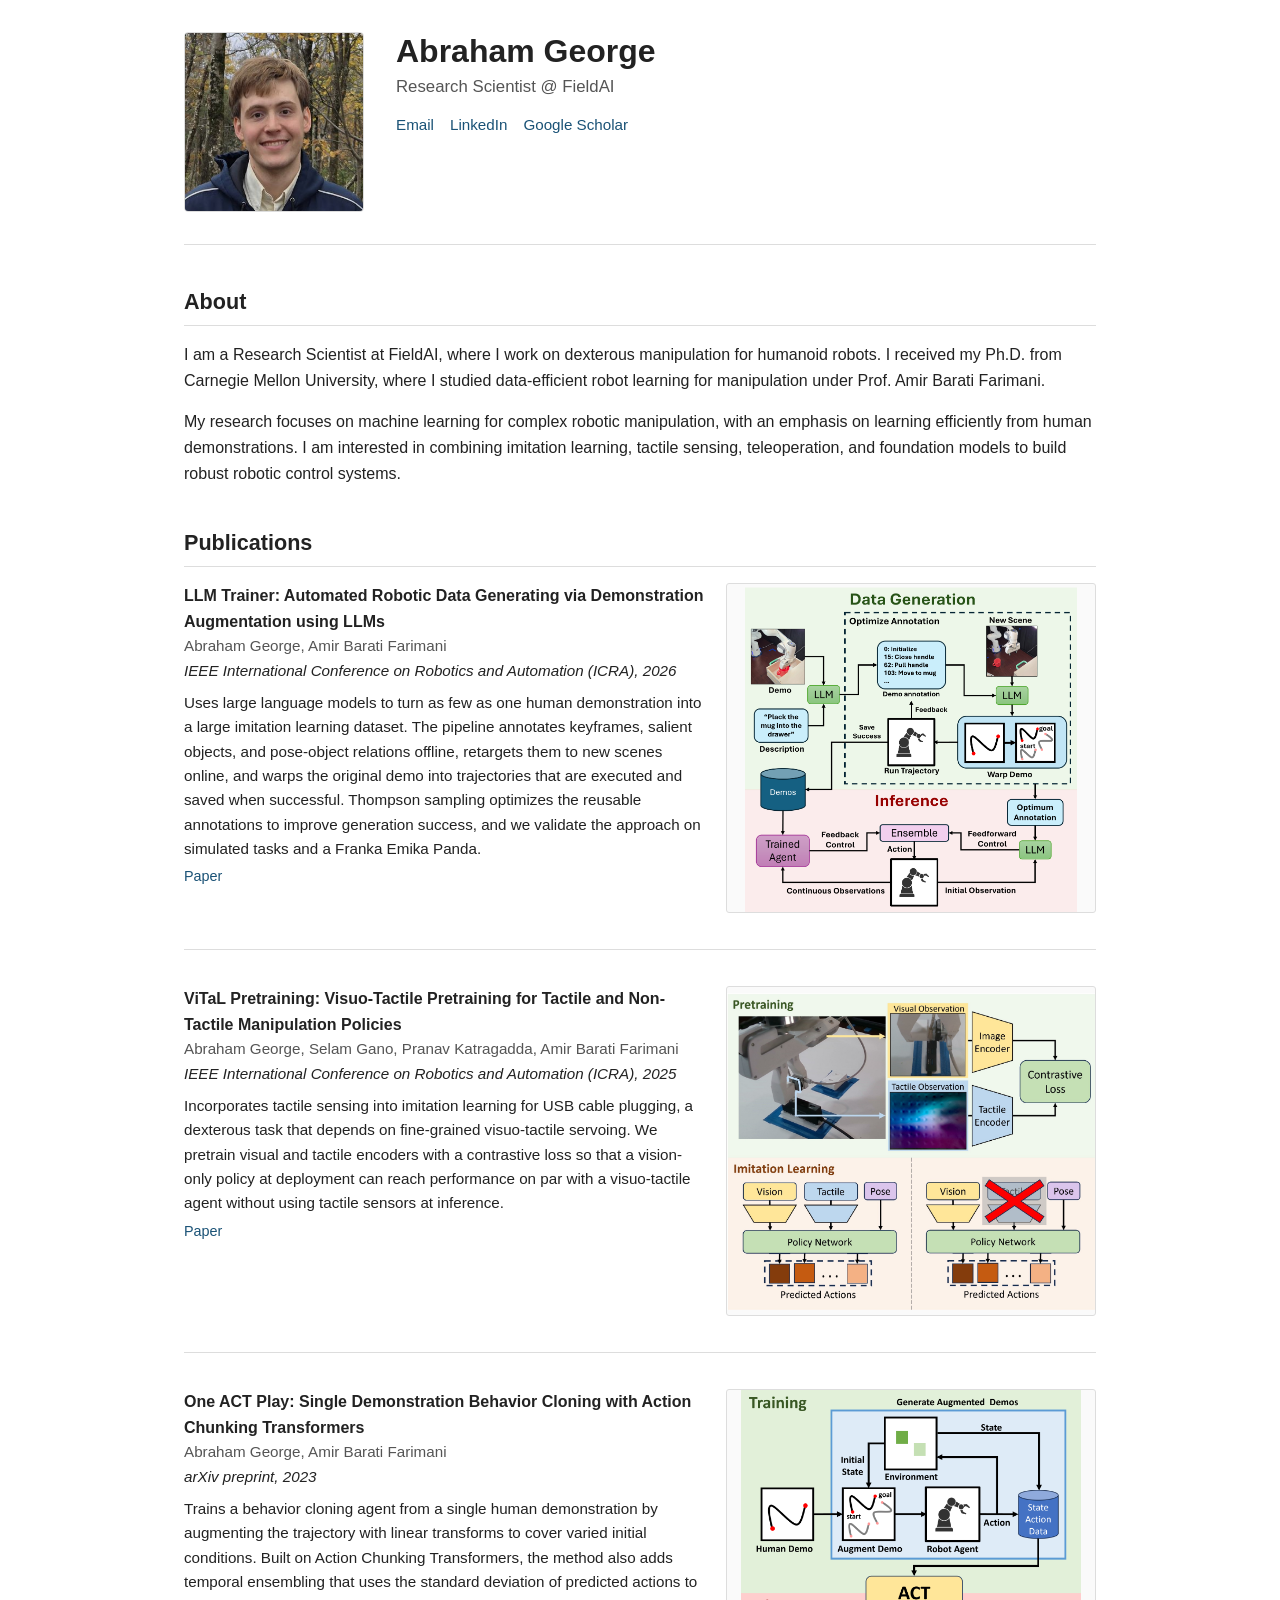
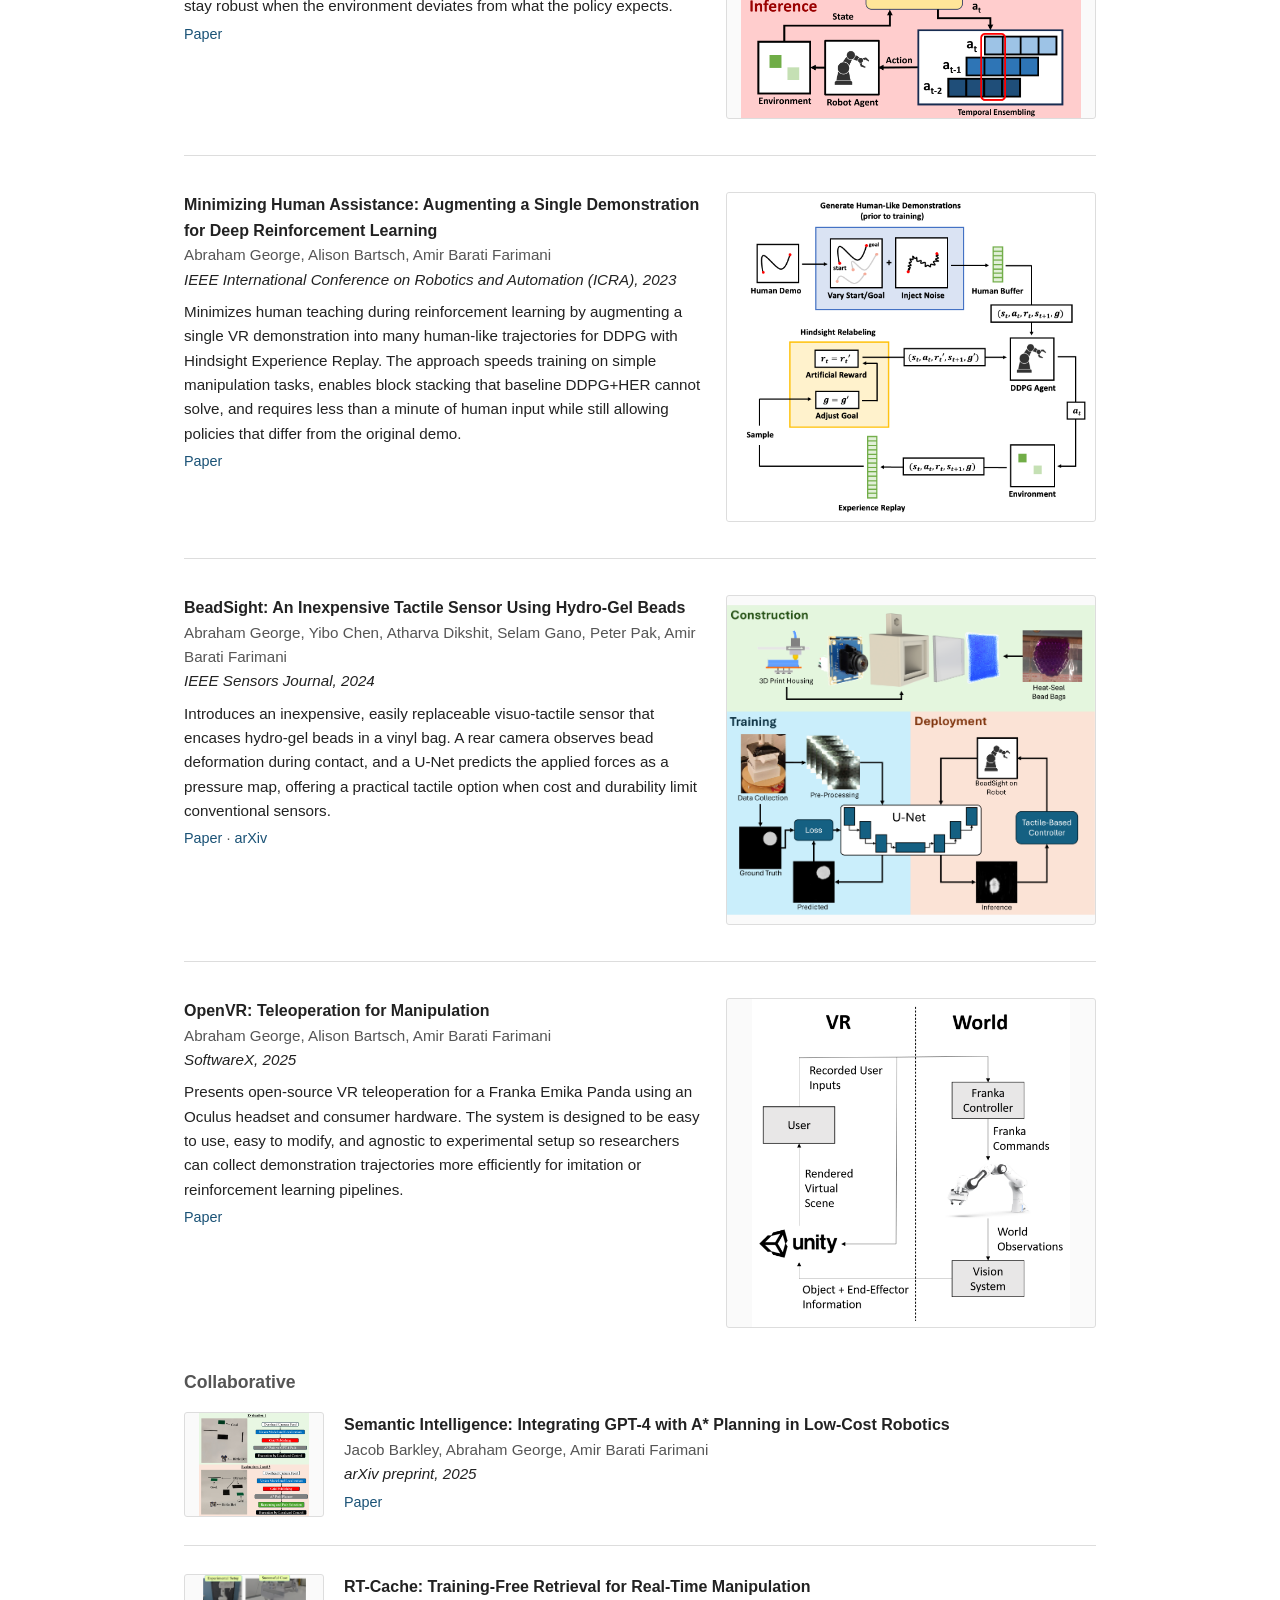
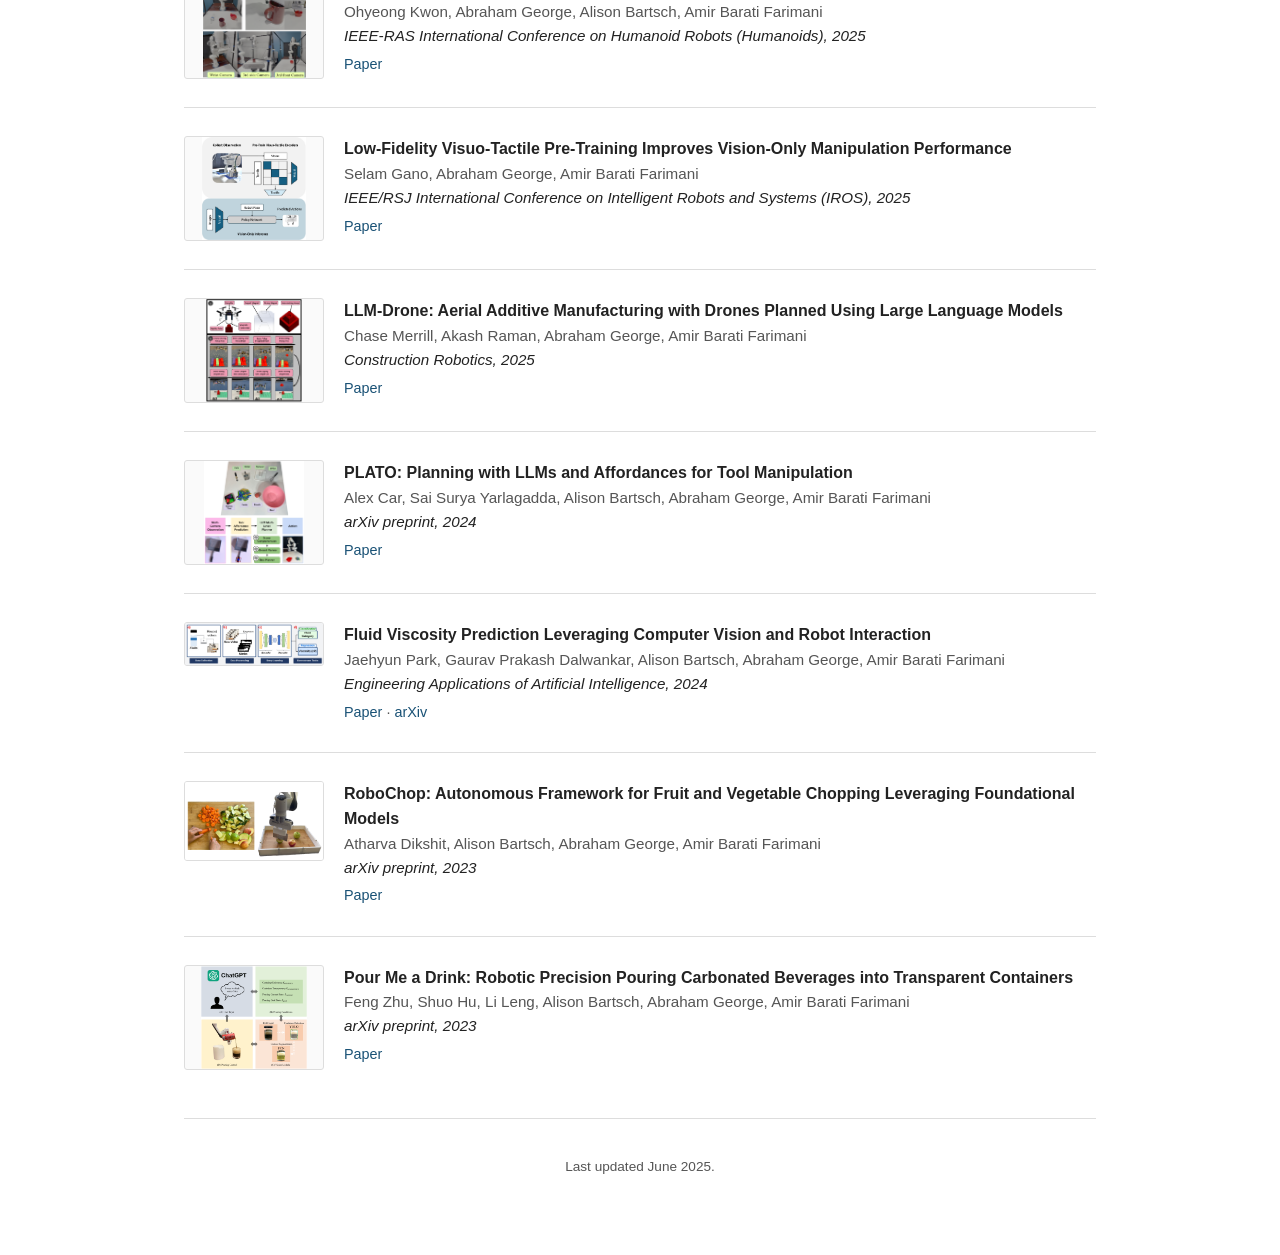
<file: index.html>
<!DOCTYPE html>
<html lang="en">
<head>
  <meta charset="UTF-8">
  <meta name="viewport" content="width=device-width, initial-scale=1.0">
  <meta name="description" content="Abraham George, Research Scientist working on dexterous manipulation for humanoids.">
  <title>Abraham George</title>
  <link rel="stylesheet" href="css/style.css">
</head>
<body>
  <div class="container">
    <header class="profile">
      <img class="profile-photo" src="assets/profile.jpg" alt="Abraham George" width="327" height="360" decoding="async">
      <div class="profile-info">
        <h1>Abraham George</h1>
        <p class="title">Research Scientist @ FieldAI</p>
        <ul class="contact-links">
          <li><a href="mailto:abraham190137@gmail.com">Email</a></li>
          <li><a href="https://www.linkedin.com/in/abraham-george-897818184/">LinkedIn</a></li>
          <li><a href="https://scholar.google.com/citations?user=Bxt7N18AAAAJ&amp;hl=en">Google Scholar</a></li>
        </ul>
      </div>
    </header>

    <section id="about">
      <h2>About</h2>
      <p>
        I am a Research Scientist at FieldAI, where I work on dexterous manipulation for humanoid robots.
        I received my Ph.D. from Carnegie Mellon University, where I studied data-efficient robot learning for manipulation under
        Prof. Amir Barati Farimani.
      </p>
      <p>
        My research focuses on machine learning for complex robotic manipulation, with an emphasis on
        learning efficiently from human demonstrations. I am interested in combining imitation learning,
        tactile sensing, teleoperation, and foundation models to build robust robotic control systems.
      </p>
    </section>

    <section id="publications">
      <h2>Publications</h2>

      <ul class="pub-list pub-list-first">
          <li class="pub-item pub-item-first">
            <a class="pub-thumb-link" href="https://arxiv.org/abs/2509.20070">
              <img class="pub-thumb pub-thumb-large" src="assets/originals/papers/llm-trainer.png" alt="LLM Trainer overview figure">
            </a>
            <div class="pub-body">
              <div class="pub-title">LLM Trainer: Automated Robotic Data Generating via Demonstration Augmentation using LLMs</div>
              <div class="pub-authors">Abraham George, Amir Barati Farimani</div>
              <div class="pub-venue">IEEE International Conference on Robotics and Automation (ICRA), 2026</div>
              <p class="pub-desc">Uses large language models to turn as few as one human demonstration into a large imitation learning dataset. The pipeline annotates keyframes, salient objects, and pose-object relations offline, retargets them to new scenes online, and warps the original demo into trajectories that are executed and saved when successful. Thompson sampling optimizes the reusable annotations to improve generation success, and we validate the approach on simulated tasks and a Franka Emika Panda.</p>
              <div class="pub-links"><a href="https://arxiv.org/abs/2509.20070">Paper</a></div>
            </div>
          </li>
          <li class="pub-item pub-item-first">
            <a class="pub-thumb-link" href="https://arxiv.org/abs/2403.11898">
              <img class="pub-thumb pub-thumb-large" src="assets/originals/papers/vital.jpg" alt="ViTaL pretraining figure">
            </a>
            <div class="pub-body">
              <div class="pub-title">ViTaL Pretraining: Visuo-Tactile Pretraining for Tactile and Non-Tactile Manipulation Policies</div>
              <div class="pub-authors">Abraham George, Selam Gano, Pranav Katragadda, Amir Barati Farimani</div>
              <div class="pub-venue">IEEE International Conference on Robotics and Automation (ICRA), 2025</div>
              <p class="pub-desc">Incorporates tactile sensing into imitation learning for USB cable plugging, a dexterous task that depends on fine-grained visuo-tactile servoing. We pretrain visual and tactile encoders with a contrastive loss so that a vision-only policy at deployment can reach performance on par with a visuo-tactile agent without using tactile sensors at inference.</p>
              <div class="pub-links"><a href="https://arxiv.org/abs/2403.11898">Paper</a></div>
            </div>
          </li>
          <li class="pub-item pub-item-first">
            <a class="pub-thumb-link" href="https://arxiv.org/abs/2309.10175">
              <img class="pub-thumb pub-thumb-large" src="assets/originals/papers/one-act-play.png" alt="One ACT Play figure">
            </a>
            <div class="pub-body">
              <div class="pub-title">One ACT Play: Single Demonstration Behavior Cloning with Action Chunking Transformers</div>
              <div class="pub-authors">Abraham George, Amir Barati Farimani</div>
              <div class="pub-venue">arXiv preprint, 2023</div>
              <p class="pub-desc">Trains a behavior cloning agent from a single human demonstration by augmenting the trajectory with linear transforms to cover varied initial conditions. Built on Action Chunking Transformers, the method also adds temporal ensembling that uses the standard deviation of predicted actions to stay robust when the environment deviates from what the policy expects.</p>
              <div class="pub-links"><a href="https://arxiv.org/abs/2309.10175">Paper</a></div>
            </div>
          </li>
          <li class="pub-item pub-item-first">
            <a class="pub-thumb-link" href="https://arxiv.org/abs/2209.11275">
              <img class="pub-thumb pub-thumb-large" src="assets/originals/papers/minimizing-assistance.png" alt="Minimizing Human Assistance figure">
            </a>
            <div class="pub-body">
              <div class="pub-title">Minimizing Human Assistance: Augmenting a Single Demonstration for Deep Reinforcement Learning</div>
              <div class="pub-authors">Abraham George, Alison Bartsch, Amir Barati Farimani</div>
              <div class="pub-venue">IEEE International Conference on Robotics and Automation (ICRA), 2023</div>
              <p class="pub-desc">Minimizes human teaching during reinforcement learning by augmenting a single VR demonstration into many human-like trajectories for DDPG with Hindsight Experience Replay. The approach speeds training on simple manipulation tasks, enables block stacking that baseline DDPG+HER cannot solve, and requires less than a minute of human input while still allowing policies that differ from the original demo.</p>
              <div class="pub-links"><a href="https://arxiv.org/abs/2209.11275">Paper</a></div>
            </div>
          </li>
          <li class="pub-item pub-item-first">
            <a class="pub-thumb-link" href="https://doi.org/10.1109/JSEN.2024.3471175">
              <img class="pub-thumb pub-thumb-large" src="assets/originals/papers/beadsight.png" alt="BeadSight sensor figure">
            </a>
            <div class="pub-body">
              <div class="pub-title">BeadSight: An Inexpensive Tactile Sensor Using Hydro-Gel Beads</div>
              <div class="pub-authors">Abraham George, Yibo Chen, Atharva Dikshit, Selam Gano, Peter Pak, Amir Barati Farimani</div>
              <div class="pub-venue">IEEE Sensors Journal, 2024</div>
              <p class="pub-desc">Introduces an inexpensive, easily replaceable visuo-tactile sensor that encases hydro-gel beads in a vinyl bag. A rear camera observes bead deformation during contact, and a U-Net predicts the applied forces as a pressure map, offering a practical tactile option when cost and durability limit conventional sensors.</p>
              <div class="pub-links">
                <a href="https://doi.org/10.1109/JSEN.2024.3471175">Paper</a>
                <a href="https://arxiv.org/abs/2405.13204">arXiv</a>
              </div>
            </div>
          </li>
          <li class="pub-item pub-item-first">
            <a class="pub-thumb-link" href="https://doi.org/10.1016/j.softx.2025.102054">
              <img class="pub-thumb pub-thumb-large" src="assets/originals/papers/openvr.png" alt="OpenVR teleoperation figure">
            </a>
            <div class="pub-body">
              <div class="pub-title">OpenVR: Teleoperation for Manipulation</div>
              <div class="pub-authors">Abraham George, Alison Bartsch, Amir Barati Farimani</div>
              <div class="pub-venue">SoftwareX, 2025</div>
              <p class="pub-desc">Presents open-source VR teleoperation for a Franka Emika Panda using an Oculus headset and consumer hardware. The system is designed to be easy to use, easy to modify, and agnostic to experimental setup so researchers can collect demonstration trajectories more efficiently for imitation or reinforcement learning pipelines.</p>
              <div class="pub-links"><a href="https://doi.org/10.1016/j.softx.2025.102054">Paper</a></div>
            </div>
          </li>
      </ul>

      <h3 class="pub-subsection">Collaborative</h3>
      <ul class="pub-list">
          <li class="pub-item">
            <a class="pub-thumb-link" href="https://arxiv.org/abs/2505.01931">
              <img class="pub-thumb" src="assets/originals/papers/semantic-intelligence.png" alt="Semantic Intelligence figure">
            </a>
            <div class="pub-body">
              <div class="pub-title">Semantic Intelligence: Integrating GPT-4 with A* Planning in Low-Cost Robotics</div>
              <div class="pub-authors">Jacob Barkley, Abraham George, Amir Barati Farimani</div>
              <div class="pub-venue">arXiv preprint, 2025</div>
              <div class="pub-links"><a href="https://arxiv.org/abs/2505.01931">Paper</a></div>
            </div>
          </li>
          <li class="pub-item">
            <a class="pub-thumb-link" href="https://arxiv.org/abs/2505.09040">
              <img class="pub-thumb" src="assets/originals/papers/rt-cache.png" alt="RT-Cache figure">
            </a>
            <div class="pub-body">
              <div class="pub-title">RT-Cache: Training-Free Retrieval for Real-Time Manipulation</div>
              <div class="pub-authors">Ohyeong Kwon, Abraham George, Alison Bartsch, Amir Barati Farimani</div>
              <div class="pub-venue">IEEE-RAS International Conference on Humanoid Robots (Humanoids), 2025</div>
              <div class="pub-links"><a href="https://arxiv.org/abs/2505.09040">Paper</a></div>
            </div>
          </li>
          <li class="pub-item">
            <a class="pub-thumb-link" href="https://arxiv.org/abs/2406.15639">
              <img class="pub-thumb" src="assets/originals/papers/low-fidelity-vt.jpg" alt="Low-fidelity visuo-tactile pretraining figure">
            </a>
            <div class="pub-body">
              <div class="pub-title">Low-Fidelity Visuo-Tactile Pre-Training Improves Vision-Only Manipulation Performance</div>
              <div class="pub-authors">Selam Gano, Abraham George, Amir Barati Farimani</div>
              <div class="pub-venue">IEEE/RSJ International Conference on Intelligent Robots and Systems (IROS), 2025</div>
              <div class="pub-links"><a href="https://arxiv.org/abs/2406.15639">Paper</a></div>
            </div>
          </li>
          <li class="pub-item">
            <a class="pub-thumb-link" href="https://arxiv.org/abs/2503.17566">
              <img class="pub-thumb" src="assets/originals/papers/llm-drone.png" alt="LLM-Drone figure">
            </a>
            <div class="pub-body">
              <div class="pub-title">LLM-Drone: Aerial Additive Manufacturing with Drones Planned Using Large Language Models</div>
              <div class="pub-authors">Chase Merrill, Akash Raman, Abraham George, Amir Barati Farimani</div>
              <div class="pub-venue">Construction Robotics, 2025</div>
              <div class="pub-links"><a href="https://arxiv.org/abs/2503.17566">Paper</a></div>
            </div>
          </li>
          <li class="pub-item">
            <a class="pub-thumb-link" href="https://arxiv.org/abs/2409.11580">
              <img class="pub-thumb" src="assets/originals/papers/plato.png" alt="PLATO figure">
            </a>
            <div class="pub-body">
              <div class="pub-title">PLATO: Planning with LLMs and Affordances for Tool Manipulation</div>
              <div class="pub-authors">Alex Car, Sai Surya Yarlagadda, Alison Bartsch, Abraham George, Amir Barati Farimani</div>
              <div class="pub-venue">arXiv preprint, 2024</div>
              <div class="pub-links"><a href="https://arxiv.org/abs/2409.11580">Paper</a></div>
            </div>
          </li>
          <li class="pub-item">
            <a class="pub-thumb-link" href="https://doi.org/10.1016/j.engappai.2024.108603">
              <img class="pub-thumb" src="assets/originals/papers/fluid-viscosity.jpg" alt="Fluid viscosity prediction figure">
            </a>
            <div class="pub-body">
              <div class="pub-title">Fluid Viscosity Prediction Leveraging Computer Vision and Robot Interaction</div>
              <div class="pub-authors">Jaehyun Park, Gaurav Prakash Dalwankar, Alison Bartsch, Abraham George, Amir Barati Farimani</div>
              <div class="pub-venue">Engineering Applications of Artificial Intelligence, 2024</div>
              <div class="pub-links">
                <a href="https://doi.org/10.1016/j.engappai.2024.108603">Paper</a>
                <a href="https://arxiv.org/abs/2308.02715">arXiv</a>
              </div>
            </div>
          </li>
          <li class="pub-item">
            <a class="pub-thumb-link" href="https://arxiv.org/abs/2307.13159">
              <img class="pub-thumb" src="assets/originals/papers/robochop.png" alt="RoboChop figure">
            </a>
            <div class="pub-body">
              <div class="pub-title">RoboChop: Autonomous Framework for Fruit and Vegetable Chopping Leveraging Foundational Models</div>
              <div class="pub-authors">Atharva Dikshit, Alison Bartsch, Abraham George, Amir Barati Farimani</div>
              <div class="pub-venue">arXiv preprint, 2023</div>
              <div class="pub-links"><a href="https://arxiv.org/abs/2307.13159">Paper</a></div>
            </div>
          </li>
          <li class="pub-item">
            <a class="pub-thumb-link" href="https://arxiv.org/abs/2309.08892">
              <img class="pub-thumb" src="assets/originals/papers/pour-drink.png" alt="Pour me a drink figure">
            </a>
            <div class="pub-body">
              <div class="pub-title">Pour Me a Drink: Robotic Precision Pouring Carbonated Beverages into Transparent Containers</div>
              <div class="pub-authors">Feng Zhu, Shuo Hu, Li Leng, Alison Bartsch, Abraham George, Amir Barati Farimani</div>
              <div class="pub-venue">arXiv preprint, 2023</div>
              <div class="pub-links"><a href="https://arxiv.org/abs/2309.08892">Paper</a></div>
            </div>
          </li>
      </ul>
    </section>

    <footer>
      <p>Last updated June 2025.</p>
    </footer>
  </div>
</body>
</html>
</file>
<file: css/style.css>
*,
*::before,
*::after {
  box-sizing: border-box;
}

:root {
  --text: #222;
  --muted: #555;
  --link: #1a5276;
  --border: #ddd;
  --bg: #fff;
  --section-gap: 2.5rem;
}

html {
  font-size: 16px;
  scroll-behavior: smooth;
}

body {
  margin: 0;
  font-family: -apple-system, BlinkMacSystemFont, "Segoe UI", Roboto, Helvetica, Arial, sans-serif;
  line-height: 1.6;
  color: var(--text);
  background: var(--bg);
}

a {
  color: var(--link);
  text-decoration: none;
}

a:hover {
  text-decoration: underline;
}

.container {
  max-width: 960px;
  margin: 0 auto;
  padding: 2rem 1.5rem 4rem;
}

header.profile {
  display: flex;
  gap: 2rem;
  align-items: flex-start;
  margin-bottom: var(--section-gap);
  padding-bottom: 2rem;
  border-bottom: 1px solid var(--border);
}

.profile-photo {
  flex-shrink: 0;
  width: 180px;
  height: 180px;
  object-fit: cover;
  border-radius: 4px;
  border: 1px solid var(--border);
}

.profile-info h1 {
  margin: 0 0 0.25rem;
  font-size: 2rem;
  font-weight: 600;
  line-height: 1.2;
}

.profile-info .title {
  margin: 0 0 0.75rem;
  font-size: 1.05rem;
  color: var(--muted);
}

.profile-info .affiliation {
  margin: 0 0 1rem;
  font-size: 1rem;
}

.contact-links {
  margin: 0;
  padding: 0;
  list-style: none;
  display: flex;
  flex-wrap: wrap;
  gap: 0.35rem 1rem;
  font-size: 0.95rem;
}

section {
  margin-bottom: var(--section-gap);
}

section h2 {
  margin: 0 0 1rem;
  font-size: 1.35rem;
  font-weight: 600;
  padding-bottom: 0.35rem;
  border-bottom: 1px solid var(--border);
}

section p {
  margin: 0 0 1rem;
}

.pub-list {
  list-style: none;
  margin: 0;
  padding: 0;
}

.pub-item {
  display: flex;
  gap: 1.25rem;
  align-items: flex-start;
  margin-bottom: 1.75rem;
  padding-bottom: 1.75rem;
  border-bottom: 1px solid var(--border);
}

.pub-item:last-child {
  margin-bottom: 0;
  padding-bottom: 0;
  border-bottom: none;
}

.pub-thumb-link {
  flex-shrink: 0;
  display: block;
  line-height: 0;
}

.pub-thumb-link:hover {
  opacity: 0.88;
}

.pub-thumb-link:hover .pub-thumb {
  border-color: var(--link);
}

.pub-thumb {
  display: block;
  width: 140px;
  height: auto;
  max-height: 105px;
  object-fit: contain;
  border: 1px solid var(--border);
  border-radius: 3px;
  background: #fafafa;
}

.pub-list-first .pub-thumb-link {
  width: 370px;
  height: 330px;
  border: 1px solid var(--border);
  border-radius: 3px;
  background: #fafafa;
}

.pub-list-first .pub-thumb-link:hover {
  border-color: var(--link);
}

.pub-thumb-large {
  width: 100%;
  height: 100%;
  max-height: none;
  border: none;
  background: transparent;
  object-fit: contain;
}

.pub-list-first {
  margin-bottom: 2.5rem;
}

.pub-item-first {
  flex-direction: row-reverse;
  margin-bottom: 2.25rem;
  padding-bottom: 2.25rem;
}

.pub-subsection {
  margin: 0 0 1rem;
  font-size: 1.1rem;
  font-weight: 600;
  color: var(--muted);
}

.pub-body {
  flex: 1;
  min-width: 0;
}

.pub-title {
  font-weight: 600;
}

.pub-authors {
  color: var(--muted);
  font-size: 0.95rem;
}

.pub-venue {
  font-size: 0.95rem;
  font-style: italic;
}

.pub-desc {
  margin: 0.5rem 0 0;
  font-size: 0.95rem;
  color: var(--text);
}

.pub-links {
  margin-top: 0.25rem;
  font-size: 0.9rem;
}

.pub-links a + a::before {
  content: " · ";
  color: var(--muted);
  text-decoration: none;
}

footer {
  margin-top: 3rem;
  padding-top: 1.5rem;
  border-top: 1px solid var(--border);
  font-size: 0.85rem;
  color: var(--muted);
  text-align: center;
}

@media (max-width: 600px) {
  header.profile {
    flex-direction: column;
    align-items: center;
    text-align: center;
  }

  .contact-links {
    justify-content: center;
  }

  .pub-item {
    flex-direction: column;
  }

  .pub-item-first {
    flex-direction: column-reverse;
  }

  .pub-item:not(.pub-item-first) .pub-thumb {
    width: 100%;
    max-height: 140px;
  }

  .pub-list-first .pub-thumb-link {
    width: 100%;
    height: auto;
    aspect-ratio: auto;
  }

  .pub-list-first .pub-thumb-large {
    width: 100%;
    height: auto;
    max-height: none;
  }
}
</file>
